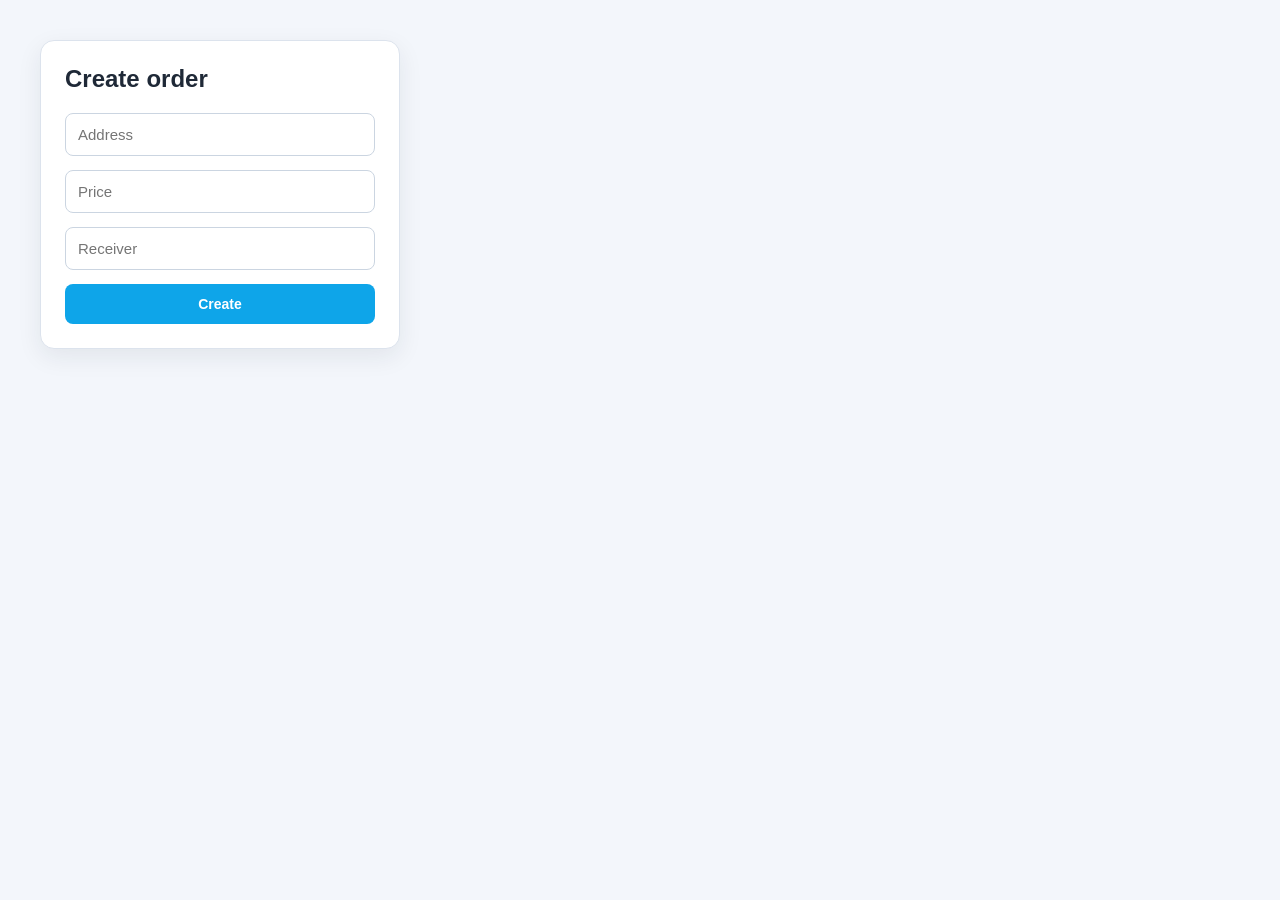
<file: index.html>
<!doctype html>
<html lang="en">
  <head>
    <meta charset="UTF-8" />
    <meta name="viewport" content="width=device-width, initial-scale=1.0" />
    <title>Document</title>
    <link rel="stylesheet" href="styles/style.css" />
  </head>

  <body>
    <main class="orderApp">
      <form class="orderForm">
        <h2>Create order</h2>
        <input type="text" name="address" placeholder="Address" required />
        <input
          type="number"
          name="price"
          placeholder="Price"
          min="0"
          step="0.01"
          required
        />
        <input type="text" name="receiver" placeholder="Receiver" required />
        <button type="submit">Create</button>
      </form>
      <div class="orderButtons hidden">
        <button class="paidBtn" type="button">Order paid</button>
        <button class="sentBtn" type="button">Order sent</button>
        <button class="receivedBtn" type="button">Order received</button>
      </div>
    </main>
    <div class="notificationContainer"></div>
  </body>

  <script src="scripts/script.js"></script>
</html>
</file>
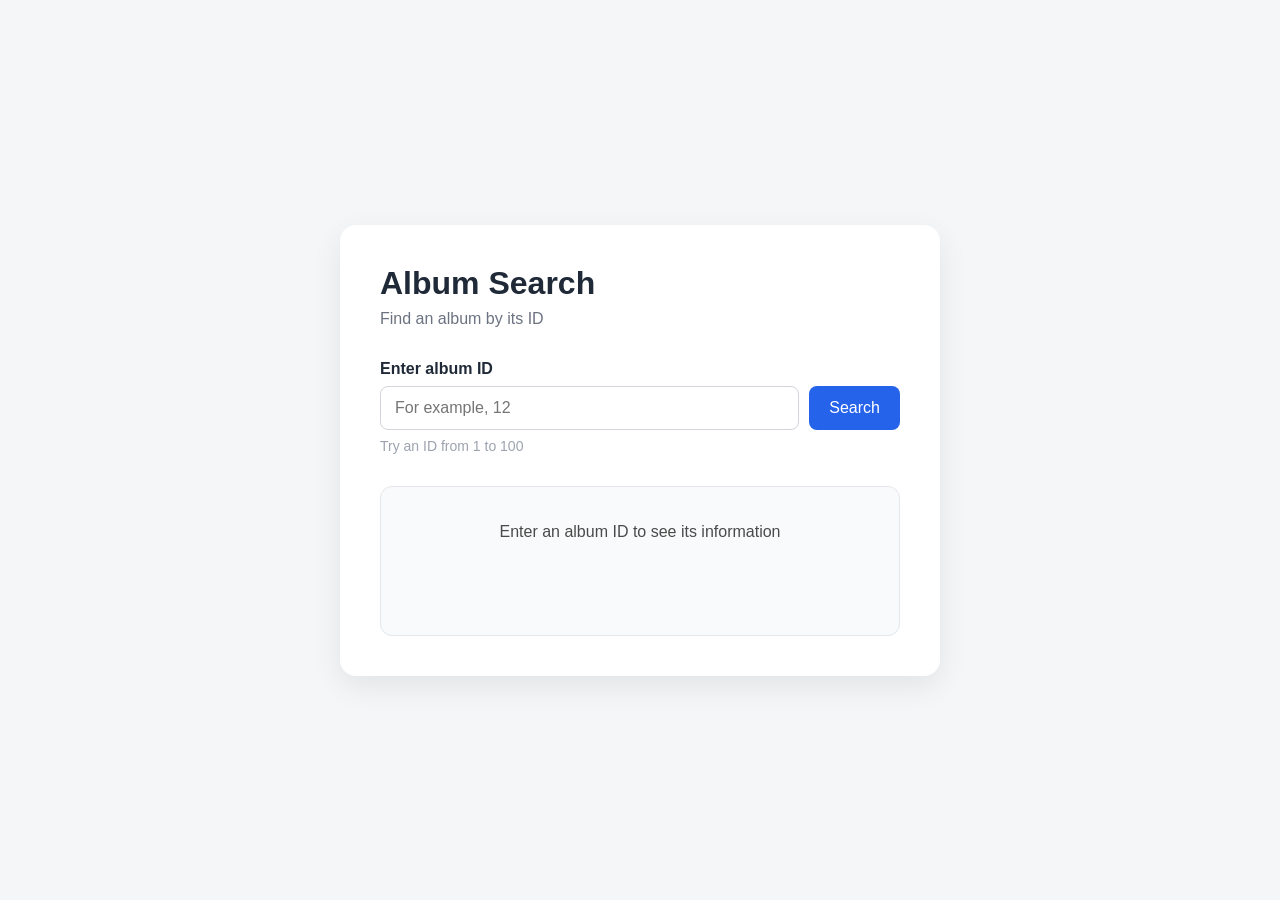
<file: album-search-app/index.html>
<!doctype html>
<html lang="en">
  <head>
    <meta charset="UTF-8" />
    <meta name="viewport" content="width=device-width, initial-scale=1.0" />
    <title>Document</title>
    <link rel="stylesheet" href="styles/style.css" />
  </head>
  <body>
    <main class="album-app">
      <h1>Album Search</h1>
      <p class="album-app__description">Find an album by its ID</p>

      <form class="search-form" id="searchAlbumForm">
        <label class="search-form__label" for="albumId"> Enter album ID </label>

        <div class="search-form__row">
          <input
            type="number"
            class="search-form__input"
            id="albumId"
            name="albumId"
            min="1"
            max="100"
            placeholder="For example, 12"
            required
          />

          <button class="search-form__button" type="submit">Search</button>
        </div>

        <p class="search-form__hint">Try an ID from 1 to 100</p>
      </form>

      <section class="album-container" aria-live="polite">
        <p class="album-container__empty">
          Enter an album ID to see its information
        </p>
      </section>
    </main>
  </body>

  <script src="scripts/script.js"></script>
</html>
</file>
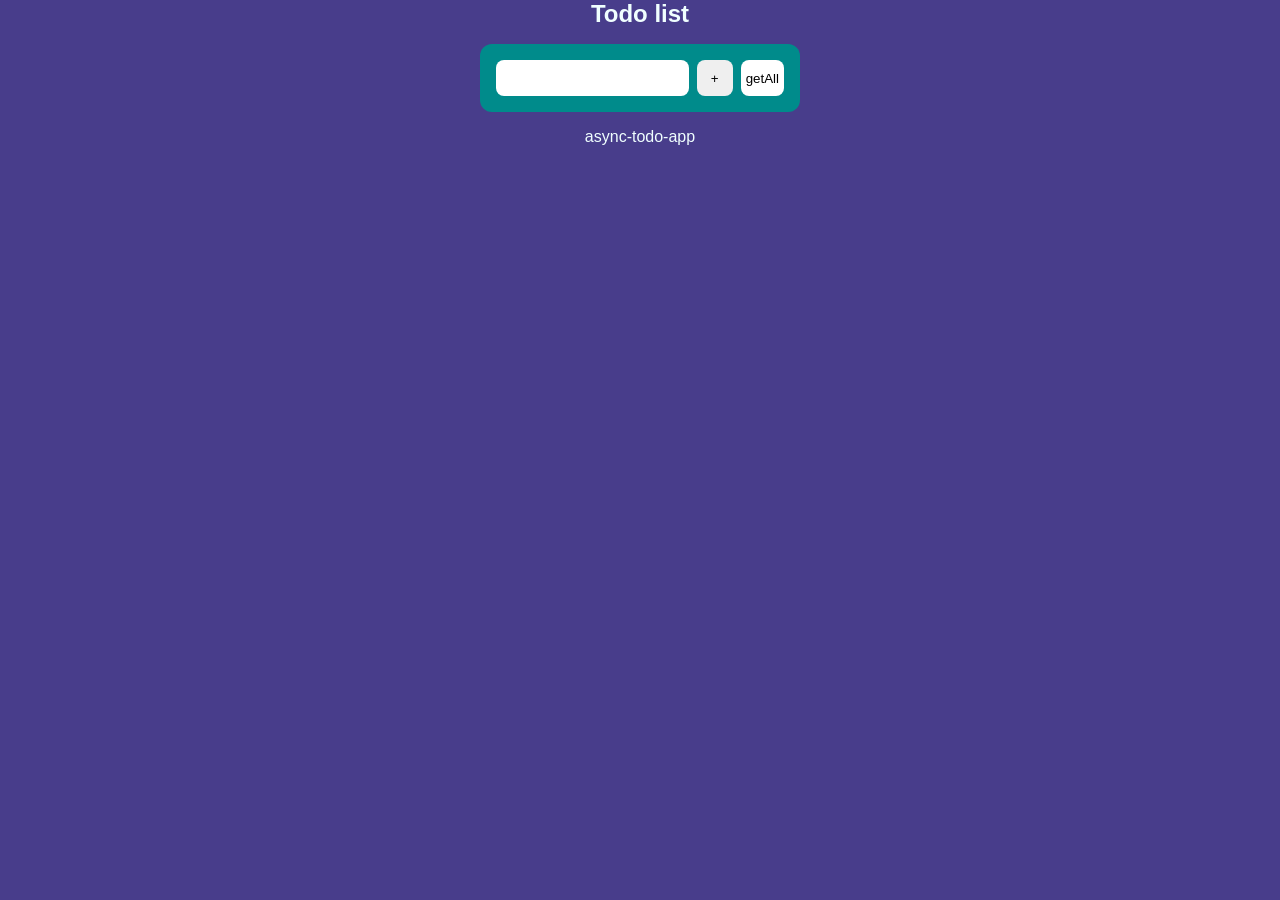
<file: async-todo-app/index.html>
<!doctype html>
<html lang="en">
  <head>
    <meta charset="UTF-8" />
    <meta name="viewport" content="width=device-width, initial-scale=1.0" />
    <title>Document</title>
    <link rel="stylesheet" href="styles/style.css" />
  </head>
  <body>
    <h2>Todo list</h2>
    <div class="container" id="container">
      <form class="form" id="form">
        <input
          type="text"
          class="form__input"
          id="input"
          name="input"
          required
        />

        <button class="form__button" type="submit">+</button>
        <button class="getAllBtn" type="button">getAll</button>
        <!-- <button class="removeBtn" type="button">Delete All</button> -->
      </form>
    </div>
  </body>

  <script src="scripts/script.js"></script>
</html>

async-todo-app
</file>
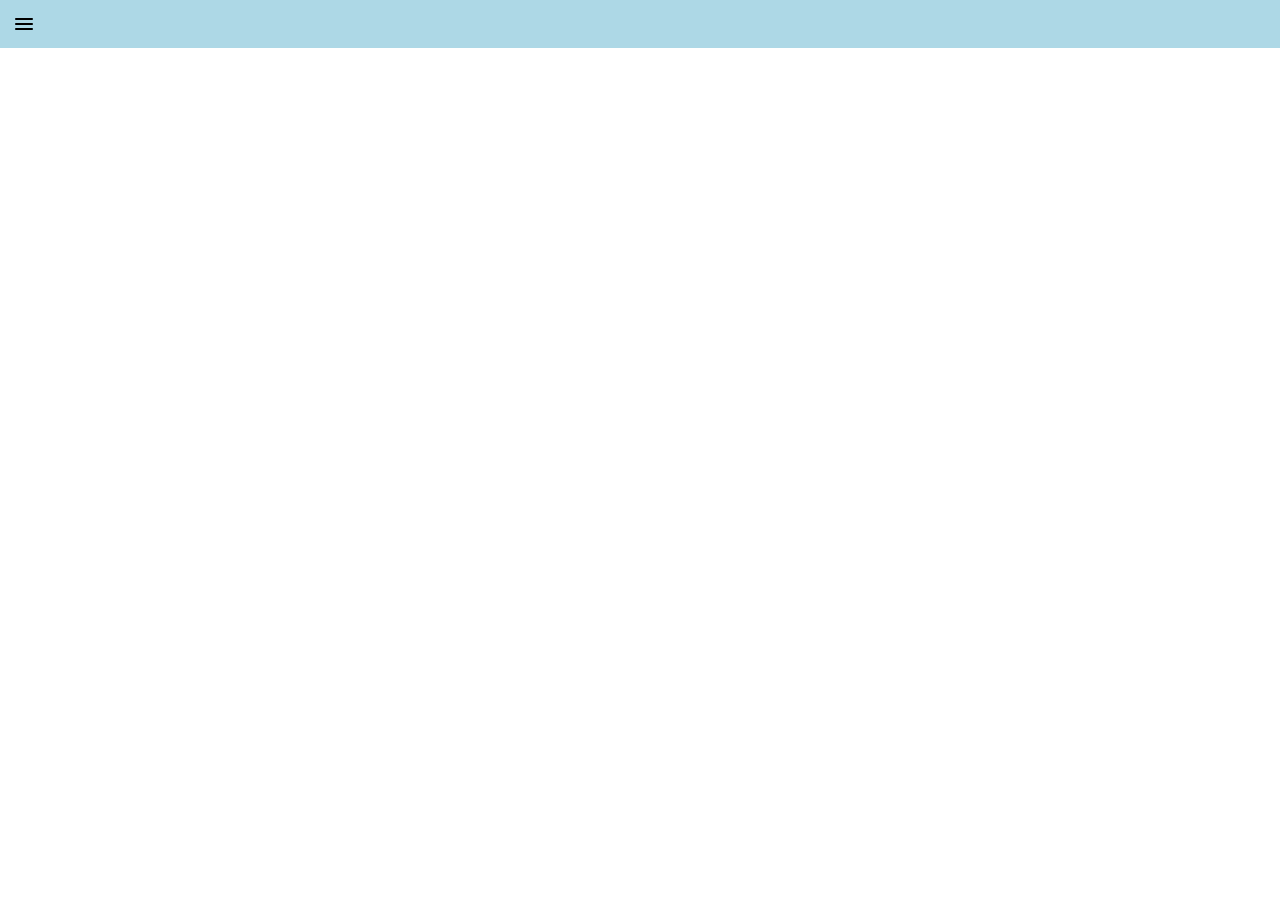
<file: navMenu-accordion/index.html>
<!doctype html>
<html lang="en">
  <head>
    <meta charset="UTF-8" />
    <meta name="viewport" content="width=device-width, initial-scale=1.0" />
    <link rel="stylesheet" href="styles/styles.css" />
    <title>Document</title>
    <link
      rel="stylesheet"
      href="https://fonts.googleapis.com/css2?family=Material+Symbols+Rounded:opsz,wght,FILL,GRAD@24,400,0,0"
    />
  </head>
  <body>
    <nav>
      <span id="openButton" class="material-symbols-rounded"> menu </span>
      <div id="navMenu" class="navMenu">
        <span id="closeButton" class="material-symbols-rounded"> cancel </span>

        <div class="navMenuItemGroup">
          <div class="navMenuItem">Home</div>
          <div class="submenu">
            <div class="submenuItem">Dashboard</div>
            <div class="submenuItem">Feed</div>
            <div class="submenuItem">Settings</div>
          </div>
        </div>

        <div class="navMenuItemGroup">
          <div class="navMenuItem">Documents</div>
          <div class="submenu">
            <div class="submenuItem">Recent</div>
            <div class="submenuItem">Shared</div>
          </div>
        </div>

        <div class="navMenuItemGroup">
          <div class="navMenuItem">Profile</div>
          <div class="submenu">
            <div class="submenuItem">Account</div>
            <div class="submenuItem">Security</div>
          </div>
        </div>

        <div class="navMenuItemGroup">
          <div class="navMenuItem">Messages</div>
          <div class="submenu">
            <div class="submenuItem">Inbox</div>
            <div class="submenuItem">Sent</div>
            <div class="submenuItem">Archive</div>
          </div>
        </div>
      </div>
    </nav>
  </body>
  <script src="scripts/script.js"></script>
</html>
</file>
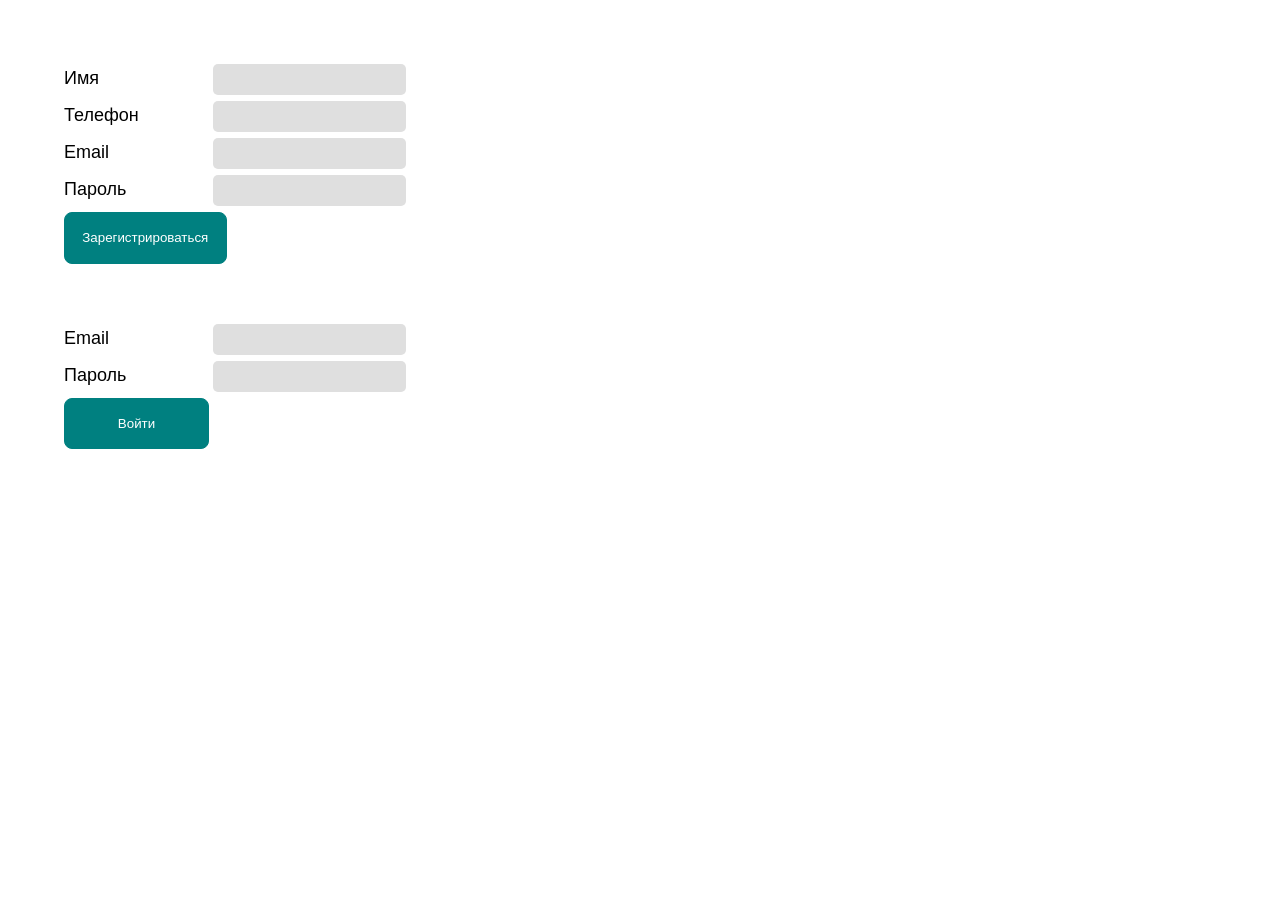
<file: registration-form/index.html>
<!doctype html>
<html lang="en">
  <head>
    <meta charset="UTF-8" />
    <meta name="viewport" content="width=device-width, initial-scale=1.0" />
    <title>Document</title>
    <link rel="stylesheet" href="styles/style.css" />
  </head>
  <body>
    <!-- Регистрация нового пользователя -->
    <form class="registration">
      <label for="user-name">Имя</label>
      <input class="name" id="user-name" type="text" />
      <br />

      <label for="user-phone">Телефон</label>
      <input class="phone" id="user-phone" type="text" />
      <br />

      <label for="user-email">Email</label>
      <input class="email" id="user-email" type="text" />
      <br />

      <label for="user-password">Пароль</label>
      <input class="password" id="user-password" type="password" />
      <br />

      <button class="signup" type="submit">Зарегистрироваться</button>
    </form>

    <!-- Вход уже зарегистрированного пользователя -->
    <form class="login">
      <label for="login-email">Email</label>
      <input class="login-email" id="login-email" type="text" />
      <br />

      <label for="login-password">Пароль</label>
      <input class="login-password" id="login-password" type="password" />
      <br />

      <button class="login-btn" type="submit">Войти</button>
    </form>

    <!-- Общее сообщение для обеих форм -->
    <p class="message"></p>

    <script src="scripts/script.js"></script>
  </body>
</html>

<!-- Реализовать формы регистрации и логина. 

Данные зарегистрированных пользователей хранить в массиве объектов в localStorage. 
Для обеих форм сделать проверку на пустые поля при отправке. 
При вводе неверного логина или пароля выводить сообщение об ошибке. 
При успешном логине и регистрации выводит сообщение и очищать поля. -->
</file>
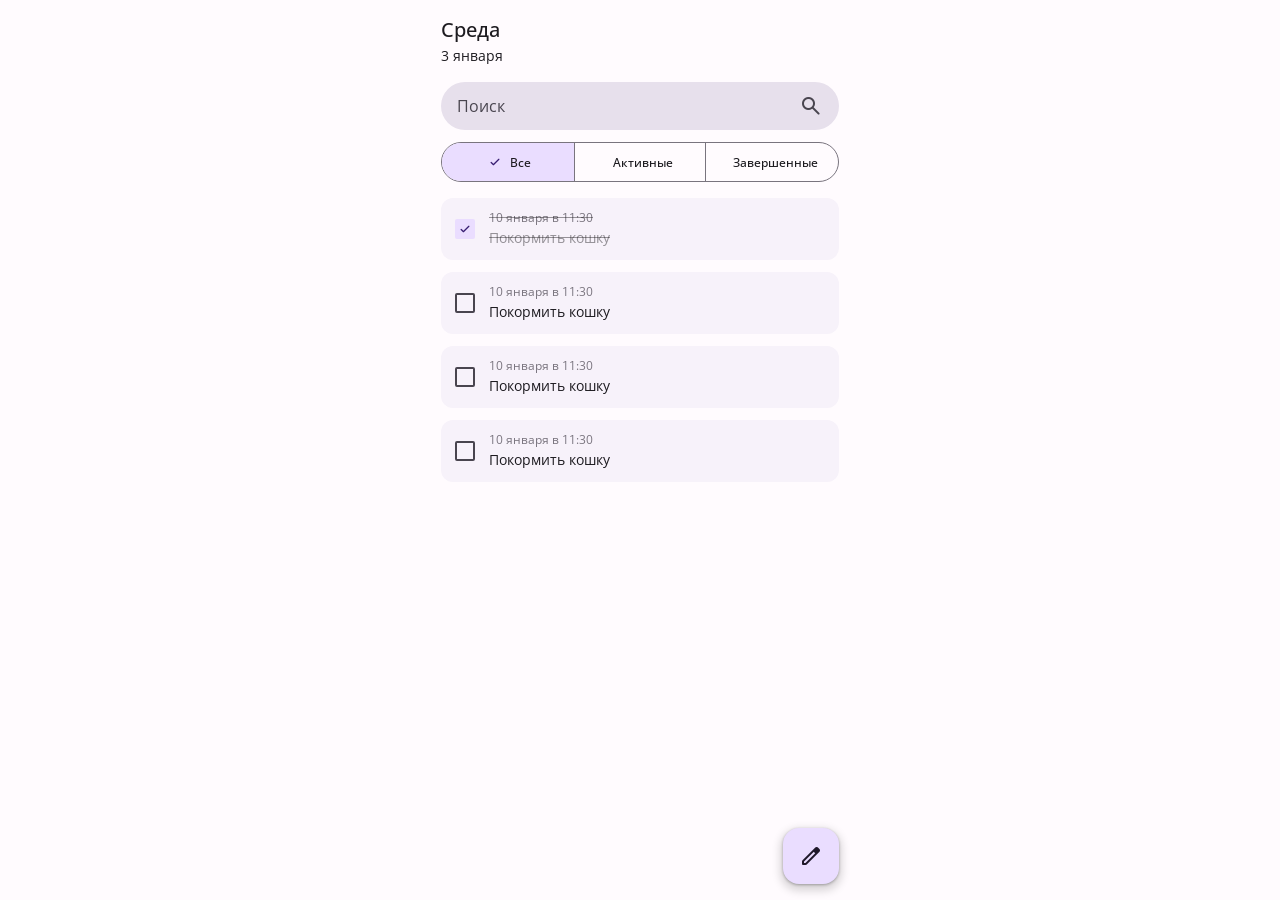
<file: todo_list/index.html>
<!doctype html>
<html lang="ru">
  <head>
    <meta charset="UTF-8" />
    <meta name="viewport" content="width=device-width, initial-scale=1.0" />

    <title>Todo List</title>

    <link rel="stylesheet" href="styles/style.css" />

    <link
      rel="stylesheet"
      href="https://fonts.googleapis.com/css2?family=Open+Sans:wght@300..800&display=swap"
    />

    <link
      rel="stylesheet"
      href="https://fonts.googleapis.com/css2?family=Material+Symbols+Rounded:opsz,wght,FILL,GRAD@24,400,0,0"
    />
  </head>

  <body>
    <main class="app">
      <header class="header-group">
        <h1 class="main-header">Среда</h1>
        <p class="header-group__sub-header">3 января</p>
      </header>

      <div class="search-field">
        <input
          class="search-field__input"
          type="text"
          placeholder="Поиск"
          id="search-input"
        />

        <span class="search-field__icon material-symbols-rounded">
          search
        </span>
      </div>

      <div class="split-button">
        <button
          class="split-button__button split-button__button--active"
          id="filter-all"
          type="button"
        >
          <span class="material-symbols-rounded split-button__button-icon">
            check
          </span>

          Все
        </button>

        <button
          class="split-button__button split-button__button--center"
          id="filter-active"
          type="button"
        >
          <span class="material-symbols-rounded split-button__button-icon">
            check
          </span>

          Активные
        </button>

        <button class="split-button__button" id="filter-done" type="button">
          <span class="material-symbols-rounded split-button__button-icon">
            check
          </span>

          Завершенные
        </button>
      </div>

      <ul class="todo-list" id="todo-list"></ul>

      <button
        class="float-button"
        id="open-form-button"
        type="button"
        aria-label="Добавить задачу"
      >
        <span class="material-symbols-rounded"> edit </span>
      </button>
    </main>

    <div class="modal" id="create-modal">
      <div class="modal__overlay"></div>

      <section class="create-sheet">
        <div class="create-sheet__handle"></div>

        <form class="create-form" id="create-form">
          <input
            class="create-form__input"
            type="text"
            name="description"
            id="description"
            placeholder="Описание"
            required
          />

          <input
            class="create-form__input"
            type="datetime-local"
            name="startDate"
            id="startDate"
            required
          />

          <div class="reminder">
            <span class="reminder__text"> Напомнить мне </span>

            <label class="switch">
              <input type="checkbox" id="reminder" />

              <span class="switch__slider"></span>
            </label>
          </div>

          <div class="form__buttons-wrapper">
            <button class="form-button form-button--primary" type="submit">
              Добавить
            </button>

            <button
              class="form-button form-button--secondary"
              id="cancel-form-button"
              type="button"
            >
              Отмена
            </button>
          </div>
        </form>
      </section>
    </div>

    <script src="scripts/script.js"></script>
  </body>
</html>
</file>
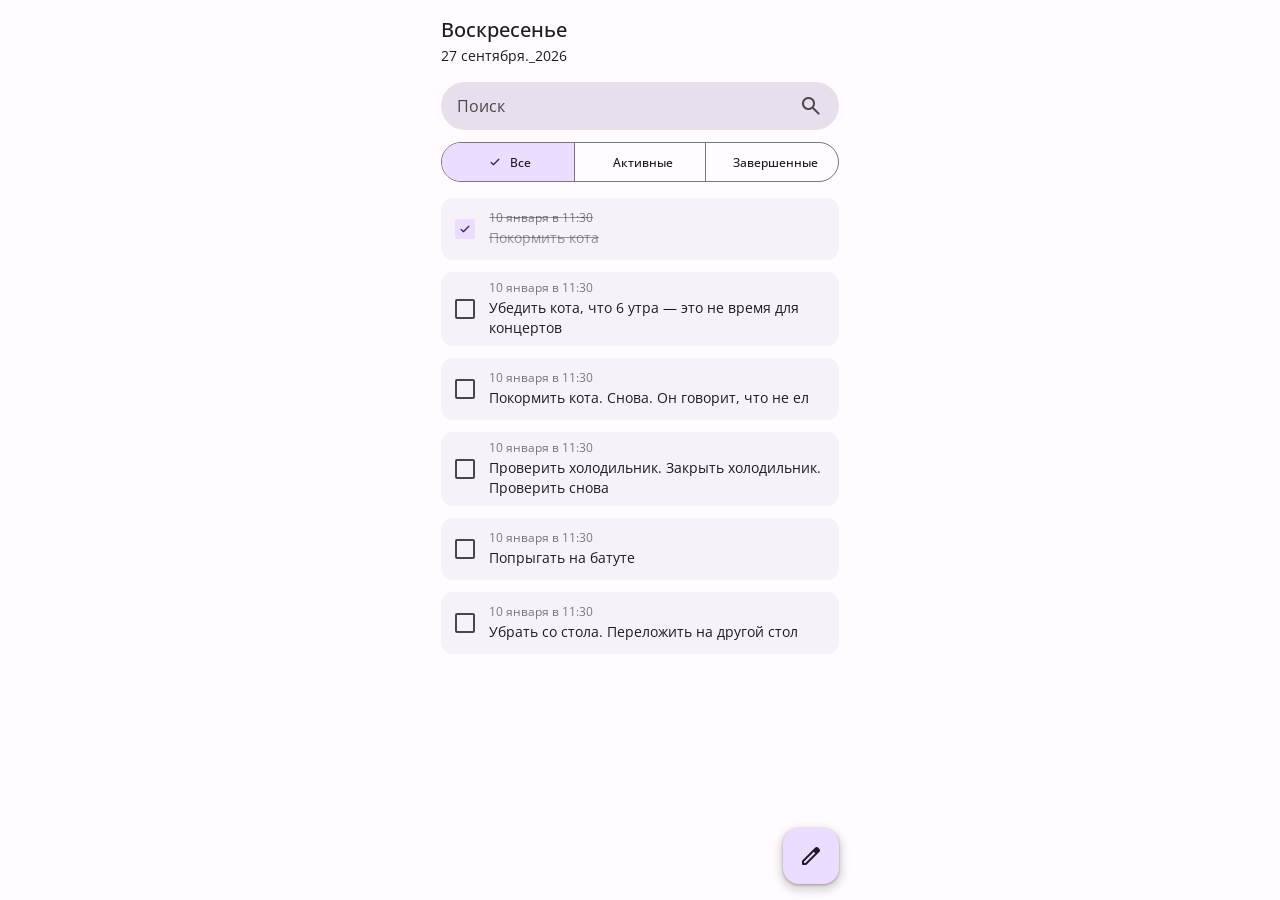
<file: todo_list_v2/index.html>
<!doctype html>
<html lang="ru">
  <head>
    <meta charset="UTF-8" />
    <meta name="viewport" content="width=device-width, initial-scale=1.0" />

    <title>Todo List</title>

    <link rel="stylesheet" href="styles/main.css" />

    <link
      rel="stylesheet"
      href="https://fonts.googleapis.com/css2?family=Open+Sans:wght@300..800&display=swap"
    />

    <link
      rel="stylesheet"
      href="https://fonts.googleapis.com/css2?family=Material+Symbols+Rounded:opsz,wght,FILL,GRAD@24,400,0,0"
    />
  </head>

  <body>
    <main class="app">
      <header class="header-group">
        <h1 class="main-header">Воскресенье</h1>
        <p class="header-group__sub-header">27 сентября._2026</p>
      </header>

      <div class="search-field">
        <input
          class="search-field__input"
          type="text"
          placeholder="Поиск"
          id="search-input"
        />

        <span class="search-field__icon material-symbols-rounded">
          search
        </span>
      </div>

      <div class="split-button">
        <button
          class="split-button__button split-button__button--active"
          id="filter-all"
          type="button"
        >
          <span class="material-symbols-rounded split-button__button-icon">
            check
          </span>

          Все
        </button>

        <button
          class="split-button__button split-button__button--center"
          id="filter-active"
          type="button"
        >
          <span class="material-symbols-rounded split-button__button-icon">
            check
          </span>

          Активные
        </button>

        <button class="split-button__button" id="filter-done" type="button">
          <span class="material-symbols-rounded split-button__button-icon">
            check
          </span>

          Завершенные
        </button>
      </div>

      <ul class="todo-list" id="todo-list"></ul>

      <button
        class="float-button"
        id="open-form-button"
        type="button"
        aria-label="Добавить задачу"
      >
        <span class="material-symbols-rounded"> edit </span>
      </button>
    </main>

    <div class="modal" id="create-modal">
      <div class="modal__overlay"></div>

      <section class="create-sheet">
        <div class="create-sheet__handle"></div>

        <form class="create-form" id="create-form">
          <input
            class="create-form__input"
            type="text"
            name="description"
            id="description"
            placeholder="Описание"
            required
          />

          <input
            class="create-form__input"
            type="datetime-local"
            name="startDate"
            id="startDate"
            required
          />

          <div class="reminder">
            <span class="reminder__text"> Напомнить мне </span>

            <label class="switch">
              <input type="checkbox" id="reminder" />

              <span class="switch__slider"></span>
            </label>
          </div>

          <div class="form__buttons-wrapper">
            <button class="form-button form-button--primary" type="submit">
              Добавить
            </button>

            <button
              class="form-button form-button--secondary"
              id="cancel-form-button"
              type="button"
            >
              Отмена
            </button>
          </div>
        </form>
      </section>
    </div>

    <script src="scripts/script.js"></script>
  </body>
</html>
</file>
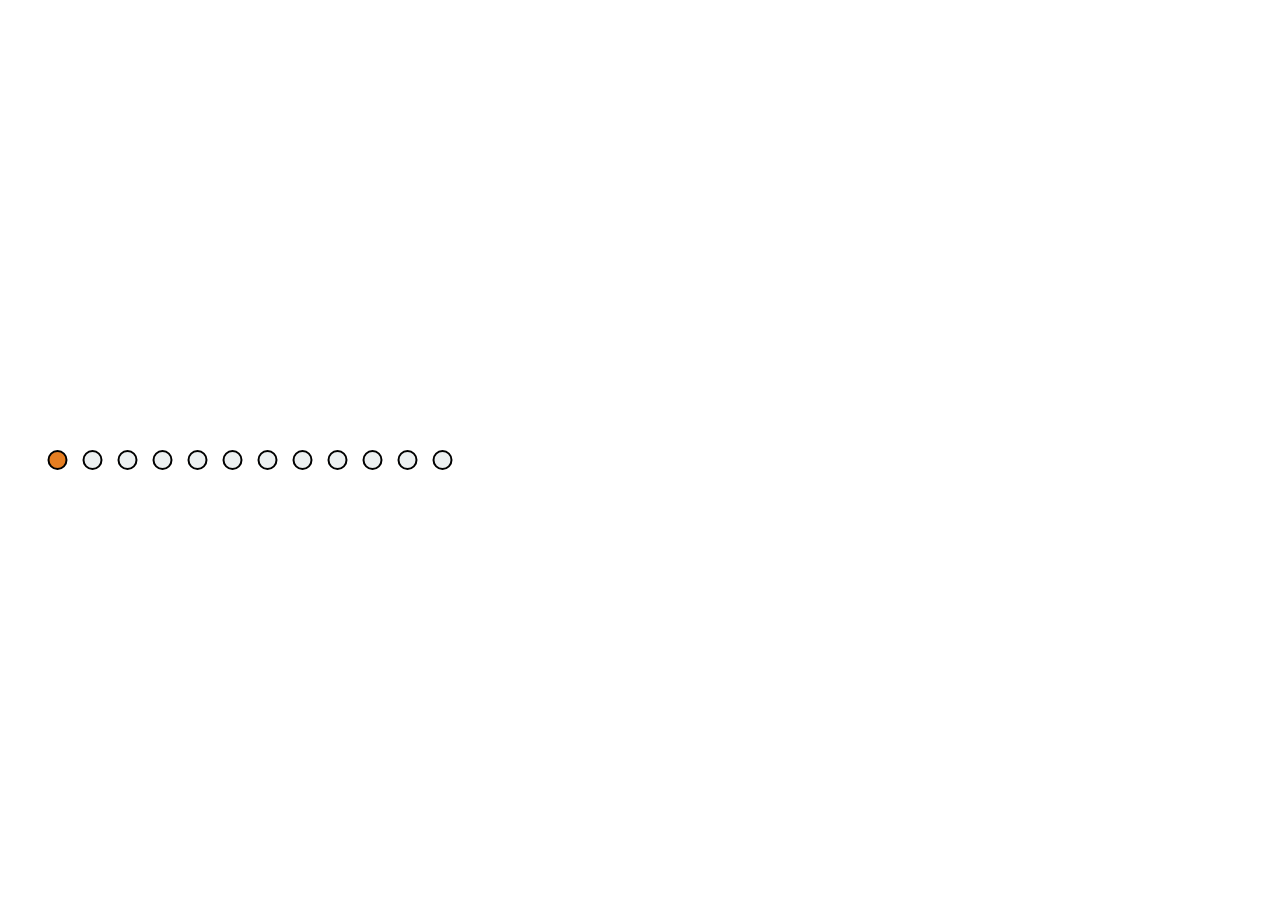
<file: vanilla-js-slider/index.html>
<!doctype html>
<html lang="en">
  <head>
    <meta charset="UTF-8" />
    <meta name="viewport" content="width=device-width, initial-scale=1.0" />
    <title>Document</title>
    <link rel="stylesheet" href="styles/style.css" />
  </head>
  <body>
    <div id="root"></div>
  </body>
  <script src="scripts/script.js"></script>
</html>
</file>
<file: styles/style.css>
* {
  margin: 0;
  padding: 0;
  box-sizing: border-box;
}

body {
  margin: 0;
  min-height: 100vh;
  padding: 40px;
  font-family: Arial, sans-serif;
  color: #1f2937;
  background: #f3f6fb;
}

.orderApp {
  width: 360px;
}

.orderForm {
  display: flex;
  flex-direction: column;
  gap: 14px;
  padding: 24px;
  background: #ffffff;
  border: 1px solid #dce3ed;
  border-radius: 14px;
  box-shadow: 0 8px 24px rgba(31, 41, 55, 0.08);
}

.orderForm h2 {
  margin: 0 0 6px;
  font-size: 24px;
}

.orderForm input {
  width: 100%;
  padding: 12px;
  border: 1px solid #cbd5e1;
  border-radius: 8px;
  font-size: 15px;
}

.orderForm button,
.orderButtons button {
  padding: 12px 16px;
  border: none;
  border-radius: 8px;
  background: #0ea5e9;
  color: #ffffff;
  font-size: 14px;
  font-weight: 600;
  cursor: pointer;
}

.orderForm button:hover,
.orderButtons button:hover {
  background: #0284c7;
}

.orderButtons {
  display: flex;
  flex-direction: column;
  gap: 10px;
  margin-top: 24px;
}

.hidden {
  display: none;
}

.notificationContainer {
  position: fixed;
  top: 24px;
  right: 24px;
  display: flex;
  flex-direction: column;
  gap: 12px;
  width: 340px;
  z-index: 10;
}

.notification {
  display: flex;
  align-items: center;
  gap: 12px;
  padding: 16px;
  color: #ffffff;
  border-radius: 12px;
  box-shadow: 0 5px 18px rgba(0, 0, 0, 0.18);
  animation: slideIn 0.3s ease;
}

.notification__icon {
  display: flex;
  align-items: center;
  justify-content: center;
  flex-shrink: 0;
  width: 32px;
  height: 32px;
  border-radius: 50%;
  background: #ffffff;
  color: #1f2937;
  font-size: 18px;
}

.notification__content {
  flex: 1;
}

.notification__title {
  margin: 0 0 4px;
  font-size: 15px;
}

.notification__message {
  margin: 0;
  font-size: 13px;
  line-height: 1.4;
}

.notification__close {
  align-self: flex-start;
  padding: 0;
  border: none;
  background: transparent;
  color: #ffffff;
  font-size: 22px;
  line-height: 1;
  cursor: pointer;
}

.notification--success {
  background: #16a34a;
}

.notification--info {
  background: #0284c7;
}

.notification--warning {
  background: #d99b12;
}

.notification--error {
  background: #dc2626;
}
</file>
<file: album-search-app/styles/style.css>
* {
  margin: 0;
  padding: 0;
  box-sizing: border-box;
}

body {
  margin: 0;
  min-height: 100vh;
  display: flex;
  justify-content: center;
  align-items: center;
  padding: 24px;
  font-family: Arial, sans-serif;
  background: #f4f6f8;
  color: #1f2937;
}

.album-app {
  width: 100%;
  max-width: 600px;
  padding: 40px;
  background: #ffffff;
  border-radius: 16px;
  box-shadow: 0 10px 30px rgba(0, 0, 0, 0.08);
}

.album-app h1 {
  margin: 0 0 8px;
  font-size: 32px;
}

.album-app__description {
  margin: 0 0 32px;
  color: #6b7280;
}

.search-form__label {
  display: block;
  margin-bottom: 8px;
  font-weight: 600;
}

.search-form__row {
  display: flex;
  gap: 10px;
}

.search-form__input {
  flex: 1;
  min-width: 0;
  padding: 12px 14px;
  border: 1px solid #d1d5db;
  border-radius: 8px;
  font-size: 16px;
}

.search-form__button {
  padding: 12px 20px;
  border: none;
  border-radius: 8px;
  background: #2563eb;
  color: #ffffff;
  font-size: 16px;
  cursor: pointer;
}

.search-form__hint {
  margin: 8px 0 0;
  font-size: 14px;
  color: #9ca3af;
}

.album-container {
  margin-top: 32px;
  padding: 24px;
  min-height: 150px;
  border: 1px solid #e5e7eb;
  border-radius: 12px;
  background: #f9fafb;
}

.album-container__empty {
  margin: 0;
  color: #9ca3af;
  text-align: center;
}

.album-container h3 {
  margin-top: 0;
  font-size: 22px;
}

.album-container h4,
.album-container p {
  margin-top: 12px;
  color: rgb(75, 74, 74);
}
</file>
<file: async-todo-app/styles/style.css>
* {
  padding: 0;
  margin: 0;
  box-sizing: border-box;
}

body {
  height: 100%;
  background-color: darkslateblue;
  color: azure;
  font-family: "Inter", sans-serif;
  display: flex;
  flex-direction: column;
  gap: 16px;
  align-items: center;
  justify-content: center;
}

.container {
  display: flex;
  flex-direction: column;
  gap: 16px;
  width: 320px;
  background: darkcyan;
  padding: 16px;
  border-radius: 12px;
}

.todo {
  display: flex;
  align-items: center;
  gap: 8px;
  width: 100%;
}

.todo__label {
  font-size: 14px;
}

.todo__label--done {
  opacity: 0.7;
  text-decoration: line-through;
}

.form {
  display: flex;
  width: 100%;
  height: 36px;
  gap: 8px;
}

.form__input {
  height: 100%;
  width: 100%;
  border: none;
  border-radius: 8px;
}

.form__button {
  border: none;
  height: 100%;
  width: auto;
  aspect-ratio: 1 / 1;
  display: flex;
  align-items: center;
  justify-content: center;
  border-radius: 8px;
  padding: 5px;
}

.getAllBtn {
  border: none;
  background: white;
  padding: 5px;
  height: 100%;
  display: flex;
  align-items: center;
  justify-content: center;
  border-radius: 8px;
}
</file>
<file: navMenu-accordion/styles/styles.css>
* {
  margin: 0;
  padding: 0;
  box-sizing: border-box;
  font-family: Arial, Helvetica, sans-serif;
}

nav {
  width: 100%;
  background-color: lightblue;
  height: 48px;
  padding: 12px;
  display: flex;
  align-items: center;
}

.navMenu {
  display: flex;
  flex-direction: column;
  transform: translateX(-100%);
  background-color: lightpink;
  width: 320px;
  height: 100vh;
  position: absolute;
  top: 0;
  left: 0;
  padding: 12px;
  gap: 16px;
  transition: all 0.2s linear;
}

.navMenuOpen {
  transform: translateX(0);
  box-shadow: 4px 0px 7px 4px #00000080;
}

.navMenu span {
  align-self: flex-end;
  cursor: pointer;
}

.navMenuItem {
  display: flex;
  align-items: center;
  font-size: 15px;
  color: #222222;
  padding: 12px;
  border-radius: 12px;
  background-color: peachpuff;
  cursor: pointer;
}

.navMenuItemGroup {
  display: flex;
  flex-direction: column;
}

.submenu {
  display: flex;
  flex-direction: column;
  gap: 8px;
  padding-left: 16px;
  max-height: 0;
  overflow: hidden;
  transition:
    max-height 0.25s ease,
    padding 0.25s ease;
}

.submenuOpen {
  max-height: 200px;
  padding-top: 8px;
}

.submenuItem {
  padding: 8px 12px;
  border-radius: 8px;
  background-color: #f6e1d0;
  font-size: 14px;
  color: #333;
  cursor: pointer;
}

.material-symbols-rounded {
  cursor: pointer;
}

.menuOpen {
  overflow: hidden;
}
</file>
<file: registration-form/styles/style.css>
* {
  margin: 0;
  padding: 0;
  box-sizing: border-box;
}

body {
  font-family: sans-serif;
  padding: 5%;
}

label {
  display: inline-block;
  min-width: 145px;
  font-size: 18px;
  margin-bottom: 12px;
}

input {
  padding: 8px 12px;
  border-radius: 5px;
  outline: none;
  border: none;
  background-color: rgb(223, 223, 223);
}

button {
  background-color: teal;
  color: white;
  padding: 1.5%;
  border-radius: 8px;
  min-width: 145px;
  border: 1px solid teal;
}

button:hover {
  background-color: transparent;
  border: 1px solid teal;
  color: teal;
}

.login {
  margin-top: 60px;
}

p {
  margin-top: 25px;
  font-family: sans-serif;
  padding: 2%;
  font-style: italic;
}

.error {
  color: red;
}

.success {
  color: green;
}
</file>
<file: todo_list/styles/style.css>
:root {
  --main-bg-color: #fffbfe;
  --main-accent-color: #f7f2fa;
  --second-accent-color: #eaddff;

  --primary-color: #6750a4;
  --primary-dark: #381e72;

  --text-color: #1d1b20;
  --secondary-text-color: #49454f;

  --border-color: #79747e;
}

* {
  margin: 0;
  padding: 0;
  box-sizing: border-box;
}

body {
  min-height: 100vh;

  font-family: "Open Sans", sans-serif;

  background-color: var(--main-bg-color);
  color: var(--text-color);
}

button,
input {
  font: inherit;
}

/* ====APP===== */

.app {
  position: relative;

  width: 100%;
  max-width: 430px;
  min-height: 100vh;

  margin: 0 auto;

  padding: 16px 16px 90px;
}

/* ====HEADER==== */

.header-group {
  display: flex;
  flex-direction: column;

  gap: 2px;

  margin-bottom: 16px;
}

.main-header {
  font-size: 20px;
  line-height: 28px;

  font-weight: 500;
}

.header-group__sub-header {
  font-size: 14px;
  line-height: 20px;
}

/* ====SEARCH==== */

.search-field {
  display: flex;
  align-items: center;

  width: 100%;
  height: 48px;

  padding-inline: 16px;

  background-color: #e7e0ec;

  border-radius: 28px;

  margin-bottom: 12px;
}

.search-field__input {
  width: 100%;
  height: 100%;

  border: none;
  outline: none;

  background-color: transparent;

  font-size: 16px;

  color: var(--text-color);
}

.search-field__input::placeholder {
  color: var(--secondary-text-color);
}

.search-field__icon {
  flex-shrink: 0;

  font-size: 24px !important;

  color: #49454f;
}

/* ====FILTERS==== */

.split-button {
  display: grid;

  grid-template-columns: repeat(3, 1fr);

  width: 100%;
  height: 40px;

  border: 1px solid var(--border-color);
  border-radius: 20px;

  overflow: hidden;

  margin-bottom: 16px;
}

.split-button__button {
  display: flex;
  align-items: center;
  justify-content: center;

  gap: 6px;

  padding-inline: 8px;

  border: none;

  background-color: transparent;

  color: var(--text-color);

  font-size: 12px;
  font-weight: 500;

  cursor: pointer;

  transition: all 0.15s linear;
}

.split-button__button--center {
  border-left: 1px solid var(--border-color);
  border-right: 1px solid var(--border-color);
}

.split-button__button--active {
  background-color: var(--second-accent-color);
}

.split-button__button-icon {
  width: 0;

  overflow: hidden;

  font-size: 18px !important;

  color: var(--primary-dark);

  transition: all 0.15s linear;
}

.split-button__button--active .split-button__button-icon {
  width: 18px;
}

/* ====TODO LIST==== */

.todo-list {
  display: flex;
  flex-direction: column;

  gap: 12px;

  list-style: none;
}

/* ====TODO BLOCK==== */

.todo-block {
  display: flex;
  align-items: center;

  gap: 8px;

  min-height: 62px;

  padding: 8px 12px 8px 8px;

  background-color: var(--main-accent-color);

  border-radius: 12px;
}

.todo-block__data {
  display: flex;
  flex-direction: column;

  gap: 2px;
}

.todo-block__date {
  font-size: 12px;
  line-height: 16px;

  color: #79747e;
}

.todo-block__title {
  font-size: 14px;
  line-height: 20px;

  font-weight: 400;
}

/* ====CHECKBOX==== */

.checkbox {
  position: relative;

  display: flex;
  align-items: center;
  justify-content: center;

  width: 32px;
  height: 32px;

  flex-shrink: 0;

  cursor: pointer;
}

.checkbox input[type="checkbox"] {
  appearance: none;

  width: 20px;
  height: 20px;

  border: 2px solid #49454f;
  border-radius: 2px;

  cursor: pointer;

  transition: all 0.15s linear;
}

.checkbox input[type="checkbox"]:checked {
  background-color: var(--second-accent-color);
  border-color: var(--second-accent-color);
}

.checkbox__check-icon {
  position: absolute;

  pointer-events: none;

  font-size: 18px !important;

  color: var(--primary-dark);

  opacity: 0;

  transition: all 0.15s linear;
}

.checkbox:has(input[type="checkbox"]:checked) .checkbox__check-icon {
  opacity: 1;
}

.todo-block:has(input[type="checkbox"]:checked) .todo-block__data {
  color: rgba(29, 27, 30, 0.45);

  text-decoration: line-through;
}

/* ====FLOAT BUTTON==== */

.float-button {
  position: fixed;

  right: max(16px, calc((100vw - 430px) / 2 + 16px));

  bottom: 16px;

  display: flex;
  align-items: center;
  justify-content: center;

  width: 56px;
  height: 56px;

  border: none;
  border-radius: 16px;

  background-color: var(--second-accent-color);

  box-shadow:
    0 4px 8px 3px rgba(0, 0, 0, 0.15),
    0 1px 3px rgba(0, 0, 0, 0.3);

  cursor: pointer;
}

.float-button span {
  font-size: 24px !important;

  color: #1f182a;
}

/* ====MODAL==== */

.modal {
  position: fixed;

  inset: 0;

  display: none;

  z-index: 10;
}

.modal--open {
  display: block;
}

/* ====OVERLAY==== */

.modal__overlay {
  position: absolute;

  inset: 0;

  background-color: rgba(0, 0, 0, 0.32);
}

/* ====BOTTOM SHEET==== */

.create-sheet {
  position: absolute;

  left: 50%;
  bottom: 0;

  transform: translateX(-50%);

  width: min(100%, 430px);

  padding: 10px 16px 16px;

  background-color: var(--main-bg-color);

  border-radius: 28px 28px 0 0;
}

.create-sheet__handle {
  width: 32px;
  height: 4px;

  margin: 0 auto 16px;

  border-radius: 10px;

  background-color: var(--border-color);
}

/* ====CREATE FORM==== */

.create-form {
  display: flex;
  flex-direction: column;

  gap: 12px;
}

.create-form__input {
  width: 100%;
  height: 56px;

  padding-inline: 16px;

  border: 1px solid var(--border-color);
  border-radius: 4px;

  outline: none;

  background-color: transparent;

  color: var(--text-color);

  font-size: 14px;
}

.create-form__input:focus {
  border-color: var(--primary-color);

  outline: 1px solid var(--primary-color);
}

/* ====REMINDER==== */

.reminder {
  display: flex;
  align-items: center;
  justify-content: space-between;

  min-height: 40px;
}

.reminder__text {
  font-size: 14px;
}

/* ====SWITCH==== */

.switch {
  position: relative;

  display: inline-block;

  width: 40px;
  height: 24px;
}

.switch input {
  opacity: 0;

  width: 0;
  height: 0;
}

.switch__slider {
  position: absolute;

  inset: 0;

  border-radius: 24px;

  background-color: var(--primary-color);

  cursor: pointer;
}

.switch__slider::before {
  content: "";

  position: absolute;

  width: 16px;
  height: 16px;

  right: 4px;
  top: 4px;

  border-radius: 50%;

  background-color: #ffffff;

  transition: 0.2s;
}

.switch input:not(:checked) + .switch__slider {
  background-color: #79747e;
}

.switch input:not(:checked) + .switch__slider::before {
  transform: translateX(-16px);
}

/* ====FORM BUTTONS==== */

.form__buttons-wrapper {
  display: flex;
  justify-content: flex-end;

  gap: 8px;

  margin-top: 6px;
}

.form-button {
  height: 40px;

  padding-inline: 24px;

  border-radius: 20px;

  font-size: 14px;
  font-weight: 500;

  cursor: pointer;
}

.form-button--primary {
  border: 1px solid var(--primary-color);

  background-color: var(--primary-color);

  color: #ffffff;
}

.form-button--secondary {
  border: 1px solid var(--primary-color);

  background-color: transparent;

  color: var(--primary-color);
}

/* ====SMALL SCREENS==== */

@media (max-width: 360px) {
  .app {
    padding-inline: 12px;
  }

  .split-button__button {
    font-size: 11px;

    gap: 3px;
  }
}
</file>
<file: todo_list_v2/styles/main.css>
* {
  margin: 0;
  padding: 0;
  box-sizing: border-box;
}

button,
input {
  font: inherit;
}

body {
  min-height: 100vh;
  font-family: "Open Sans", sans-serif;
  background-color: #fffbfe;
  color: #1d1b20;
}

.app {
  position: relative;
  width: 100%;
  max-width: 430px;
  min-height: 100vh;
  margin: 0 auto;
  padding: 16px 16px 90px;
}

@media (max-width: 360px) {
  .app {
    padding-inline: 12px;
  }
}
.header-group {
  display: flex;
  flex-direction: column;
  gap: 2px;
  margin-bottom: 16px;
}

.main-header {
  font-size: 20px;
  line-height: 28px;
  font-weight: 500;
}

.header-group__sub-header {
  font-size: 14px;
  line-height: 20px;
}

.search-field {
  display: flex;
  align-items: center;
  width: 100%;
  height: 48px;
  padding-inline: 16px;
  background-color: #e7e0ec;
  border-radius: 28px;
  margin-bottom: 12px;
}

.search-field__input {
  width: 100%;
  height: 100%;
  border: none;
  outline: none;
  background-color: transparent;
  font-size: 16px;
  color: #1d1b20;
}

.search-field__input::-moz-placeholder {
  color: #49454f;
}

.search-field__input::placeholder {
  color: #49454f;
}

.search-field__icon {
  flex-shrink: 0;
  font-size: 24px !important;
  color: #49454f;
}

.split-button {
  display: grid;
  grid-template-columns: repeat(3, 1fr);
  width: 100%;
  height: 40px;
  border: 1px solid #79747e;
  border-radius: 20px;
  overflow: hidden;
  margin-bottom: 16px;
}
.split-button__button {
  display: flex;
  align-items: center;
  justify-content: center;
  gap: 6px;
  padding-inline: 8px;
  border: none;
  background-color: transparent;
  color: #1d1b20;
  font-size: 12px;
  font-weight: 500;
  cursor: pointer;
  transition: all 0.15s linear;
}
.split-button__button--center {
  border-left: 1px solid #79747e;
  border-right: 1px solid #79747e;
}
.split-button__button--active {
  background-color: #eaddff;
}
.split-button__button--active .split-button__button-icon {
  width: 18px;
}
.split-button__button-icon {
  width: 0;
  overflow: hidden;
  font-size: 18px !important;
  color: #381e72;
  transition: all 0.15s linear;
}

@media (max-width: 360px) {
  .split-button__button {
    font-size: 11px;
    gap: 3px;
  }
}
.todo-list {
  display: flex;
  flex-direction: column;
  gap: 12px;
  list-style: none;
}

.todo-block {
  display: flex;
  align-items: center;
  gap: 8px;
  min-height: 62px;
  padding: 8px 12px 8px 8px;
  background-color: #f7f2fa;
  border-radius: 12px;
}
.todo-block__data {
  display: flex;
  flex-direction: column;
  gap: 2px;
}
.todo-block__date {
  font-size: 12px;
  line-height: 16px;
  color: #79747e;
}
.todo-block__title {
  font-size: 14px;
  line-height: 20px;
  font-weight: 400;
}

.checkbox {
  position: relative;
  display: flex;
  align-items: center;
  justify-content: center;
  width: 32px;
  height: 32px;
  flex-shrink: 0;
  cursor: pointer;
}
.checkbox input[type=checkbox] {
  -webkit-appearance: none;
     -moz-appearance: none;
          appearance: none;
  width: 20px;
  height: 20px;
  border: 2px solid #49454f;
  border-radius: 2px;
  cursor: pointer;
  transition: all 0.15s linear;
}
.checkbox input[type=checkbox]:checked {
  background-color: #eaddff;
  border-color: #eaddff;
}
.checkbox__check-icon {
  position: absolute;
  pointer-events: none;
  font-size: 18px !important;
  color: #381e72;
  opacity: 0;
  transition: all 0.15s linear;
}
.checkbox:has(input[type=checkbox]:checked) .checkbox__check-icon {
  opacity: 1;
}

.todo-block:has(input[type=checkbox]:checked) .todo-block__data {
  color: rgba(29, 27, 30, 0.45);
  text-decoration: line-through;
}

.float-button {
  position: fixed;
  right: max(16px, (100vw - 430px) / 2 + 16px);
  bottom: 16px;
  display: flex;
  align-items: center;
  justify-content: center;
  width: 56px;
  height: 56px;
  border: none;
  border-radius: 16px;
  background-color: #eaddff;
  box-shadow: 0 4px 8px 3px rgba(0, 0, 0, 0.15), 0 1px 3px rgba(0, 0, 0, 0.3);
  cursor: pointer;
}
.float-button span {
  font-size: 24px !important;
  color: #1f182a;
}

.form-button {
  height: 40px;
  padding-inline: 24px;
  border-radius: 20px;
  font-size: 14px;
  font-weight: 500;
  cursor: pointer;
}
.form-button--primary {
  border: 1px solid #6750a4;
  background-color: #6750a4;
  color: #ffffff;
}
.form-button--secondary {
  border: 1px solid #6750a4;
  background-color: transparent;
  color: #6750a4;
}

.modal {
  position: fixed;
  inset: 0;
  display: none;
  z-index: 10;
}
.modal--open {
  display: block;
}
.modal__overlay {
  position: absolute;
  inset: 0;
  background-color: rgba(0, 0, 0, 0.32);
}

.create-sheet {
  position: absolute;
  left: 50%;
  bottom: 0;
  transform: translateX(-50%);
  width: min(100%, 430px);
  padding: 10px 16px 16px;
  background-color: #fffbfe;
  border-radius: 28px 28px 0 0;
}
.create-sheet__handle {
  width: 32px;
  height: 4px;
  margin: 0 auto 16px;
  border-radius: 10px;
  background-color: #79747e;
}

.create-form {
  display: flex;
  flex-direction: column;
  gap: 12px;
}
.create-form__input {
  width: 100%;
  height: 56px;
  padding-inline: 16px;
  border: 1px solid #79747e;
  border-radius: 4px;
  outline: none;
  background-color: transparent;
  color: #1d1b20;
  font-size: 14px;
}
.create-form__input:focus {
  border-color: #6750a4;
  outline: 1px solid #6750a4;
}

.reminder {
  display: flex;
  align-items: center;
  justify-content: space-between;
  min-height: 40px;
}
.reminder__text {
  font-size: 14px;
}

.switch {
  position: relative;
  display: inline-block;
  width: 40px;
  height: 24px;
}
.switch input {
  opacity: 0;
  width: 0;
  height: 0;
}
.switch input:not(:checked) + .switch__slider {
  background-color: #79747e;
}
.switch input:not(:checked) + .switch__slider::before {
  transform: translateX(-16px);
}
.switch__slider {
  position: absolute;
  inset: 0;
  border-radius: 24px;
  background-color: #6750a4;
  cursor: pointer;
}
.switch__slider::before {
  content: "";
  position: absolute;
  width: 16px;
  height: 16px;
  right: 4px;
  top: 4px;
  border-radius: 50%;
  background-color: #ffffff;
  transition: 0.2s;
}

.form__buttons-wrapper {
  display: flex;
  justify-content: flex-end;
  gap: 8px;
  margin-top: 6px;
}/*# sourceMappingURL=main.css.map */
</file>
<file: vanilla-js-slider/styles/style.css>
* {
  margin: 0;
  padding: 0;
  box-sizing: border-box;
}

.frame {
  width: 500px;
  height: 500px;
  position: relative;
  overflow: hidden;
}

.cards {
  display: grid;
  grid-auto-flow: column;
  position: absolute;
  transition: left 0.5s ease;
  left: 0;
}

.card {
  width: 500px;
  height: 500px;
  background-size: cover;
  background-position: center;
}

.triggers {
  position: absolute;
  z-index: 2;
  height: 100%;
  width: 100%;
  display: flex;
  justify-content: space-between;
}

.triggers button {
  width: 50px;
  font-size: 40px;
  background-color: rgba(0, 0, 0, 0.3);
  border: none;
  color: white;
  opacity: 0;
  transition: opacity 0.5s;
  cursor: pointer;
}

.triggers button:hover {
  opacity: 1;
}

.rounds {
  position: absolute;
  left: 50%;
  transform: translateX(-50%);
  z-index: 2;
  bottom: 30px;
  display: flex;
  gap: 15px;
}

.rounds button {
  width: 20px;
  height: 20px;
  background-color: #ecf0f1;
  border: 2px solid black;
  border-radius: 50%;
  cursor: pointer;
  transition: background-color 0.3s ease;
}

.rounds .active {
  background-color: #e67e22;
}
</file>
